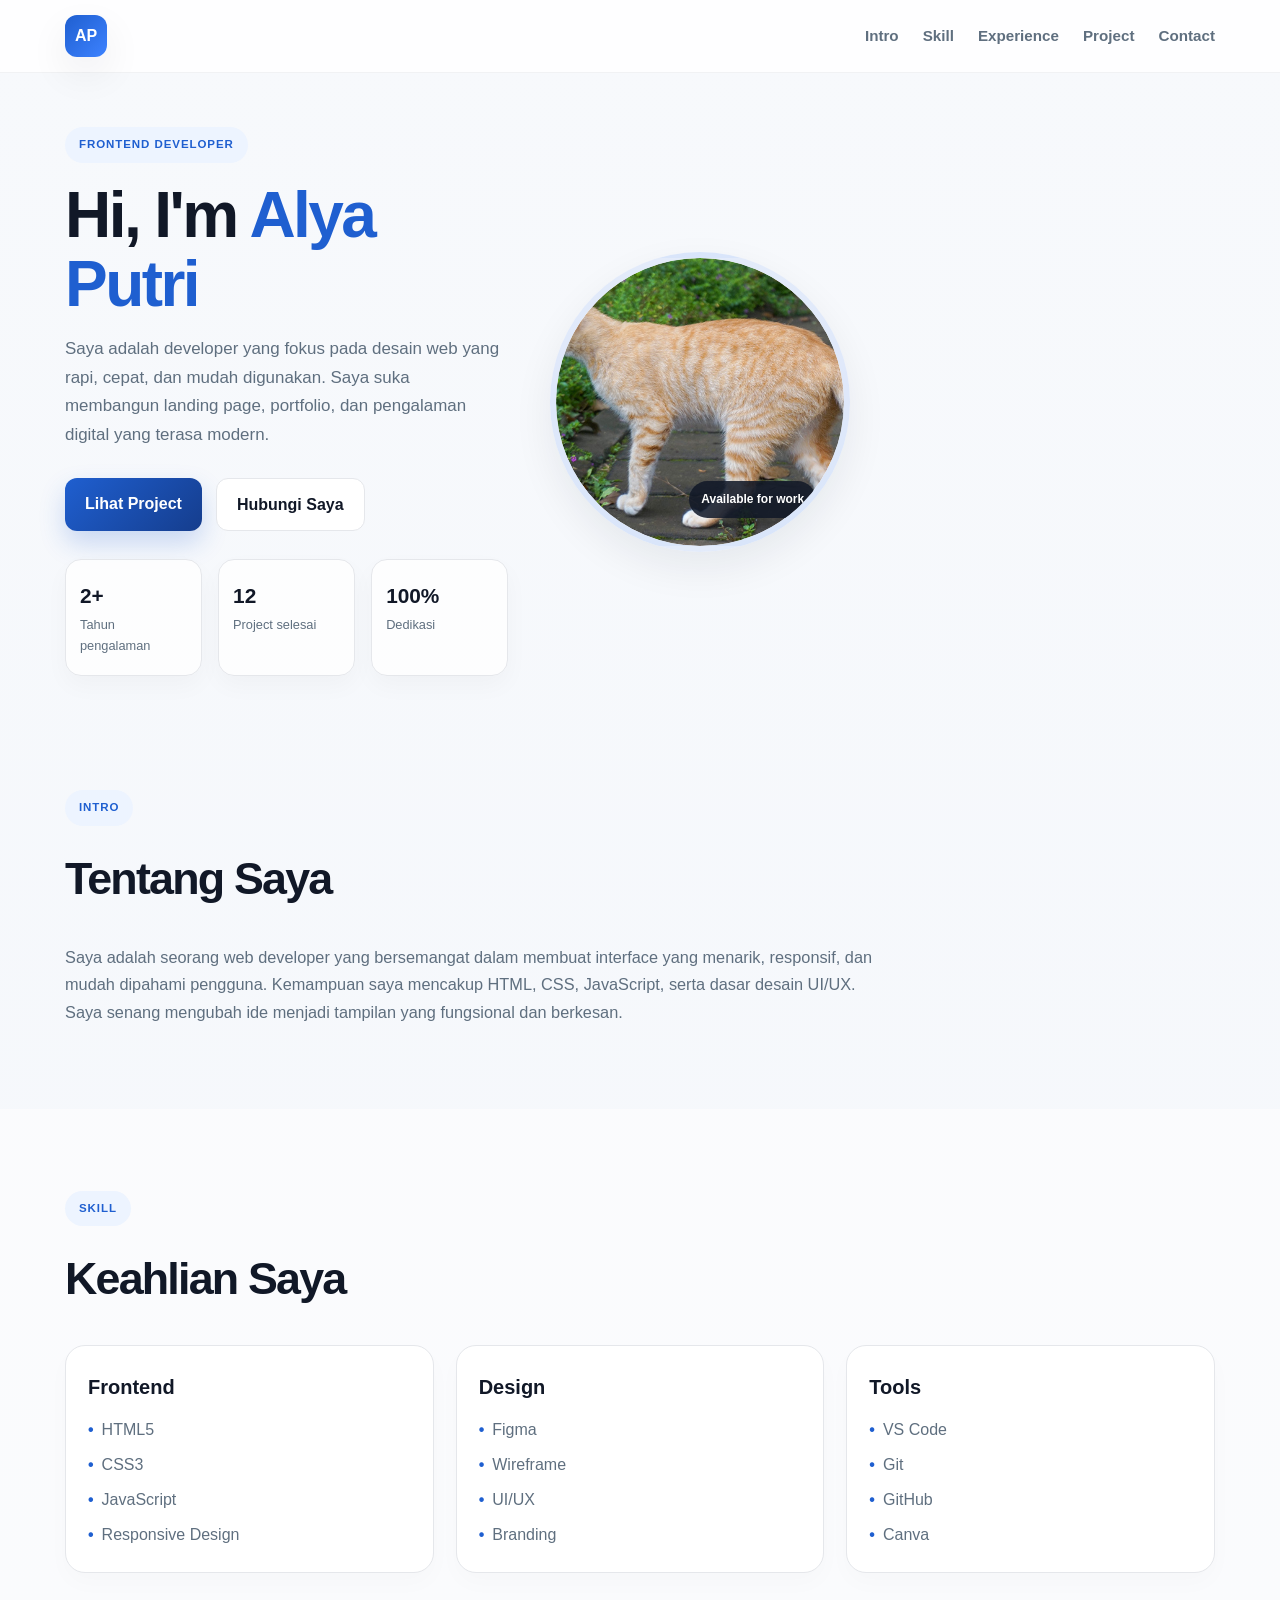
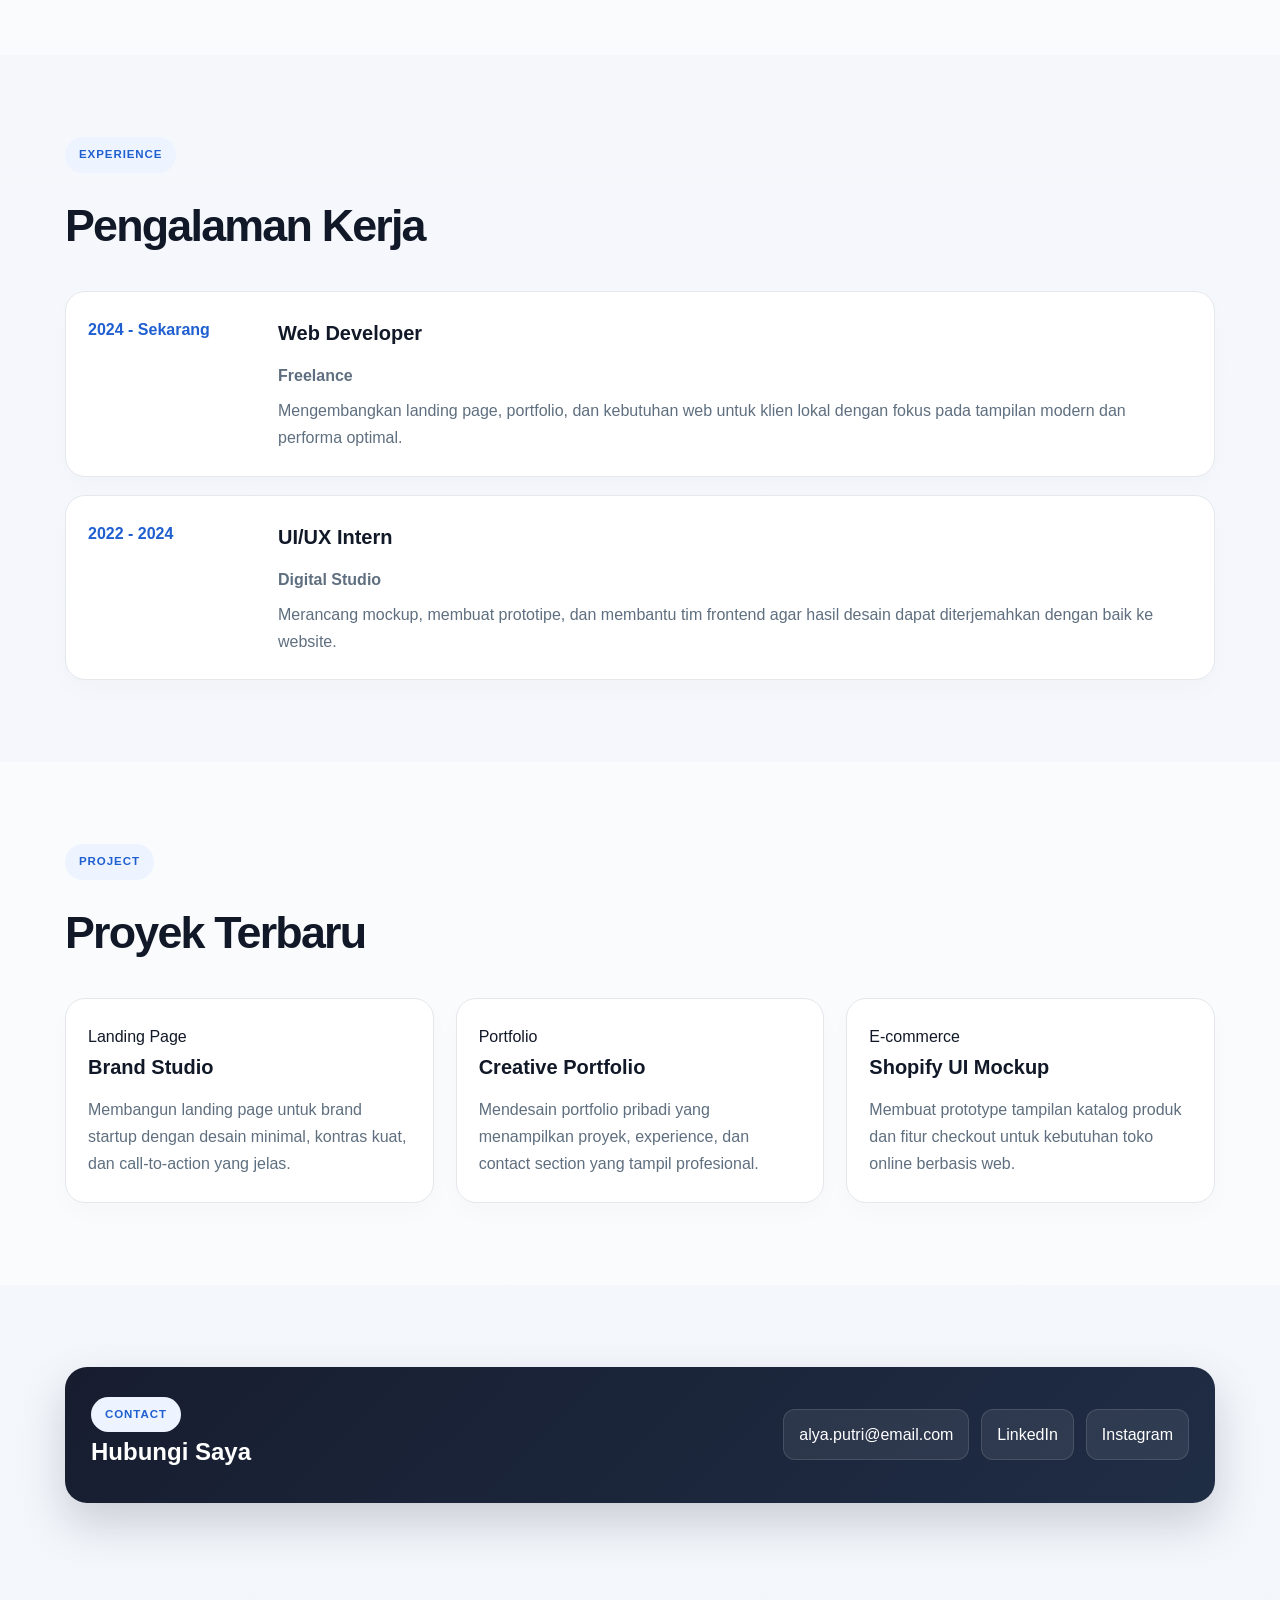
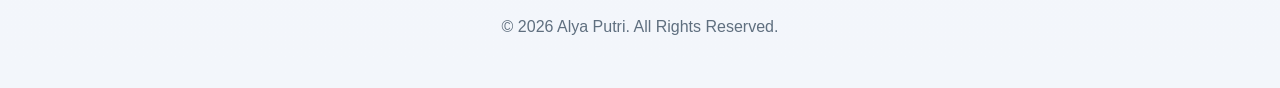
<file: index.html>
<!DOCTYPE html>
<html lang="id">
<head>
    <meta charset="UTF-8">
    <meta name="viewport" content="width=device-width, initial-scale=1.0">
    <title>Alya Putri | Portfolio CV</title>
    <link rel="stylesheet" href="index.css">
</head>
<body>
    <header class="topbar">
        <div class="container nav">
            <div class="brand">AP</div>
            <nav class="menu">
                <a href="#intro">Intro</a>
                <a href="#skill">Skill</a>
                <a href="#experience">Experience</a>
                <a href="#project">Project</a>
                <a href="#contact">Contact</a>
            </nav>
        </div>
    </header>

    <main>
        <section class="hero" id="intro">
            <div class="container hero-grid">
                <div class="hero-content">
                    <p class="eyebrow">Frontend Developer</p>
                    <h1>Hi, I'm <span>Alya Putri</span></h1>
                    <p class="lead">
                        Saya adalah developer yang fokus pada desain web yang rapi, cepat, dan mudah digunakan.
                        Saya suka membangun landing page, portfolio, dan pengalaman digital yang terasa modern.
                    </p>
                    <div class="cta-group">
                        <a href="#project" class="btn btn-primary">Lihat Project</a>
                        <a href="#contact" class="btn btn-secondary">Hubungi Saya</a>
                    </div>
                    <ul class="mini-stats">
                        <li><strong>2+</strong><span>Tahun pengalaman</span></li>
                        <li><strong>12</strong><span>Project selesai</span></li>
                        <li><strong>100%</strong><span>Dedikasi</span></li>
                    </ul>
                </div>

                <div class="hero-visual">
                    <div class="photo-frame">
                        <img src="kucing-oren.jpg" alt="Foto profil Alya Putri">
                        <div class="status-badge">Available for work</div>
                    </div>
                </div>
            </div>
        </section>

        <section class="section intro-panel">
            <div class="container">
                <div class="section-heading">
                    <p class="section-tag">Intro</p>
                    <h2>Tentang Saya</h2>
                </div>
                <p class="about-text">
                    Saya adalah seorang web developer yang bersemangat dalam membuat interface yang menarik, responsif,
                    dan mudah dipahami pengguna. Kemampuan saya mencakup HTML, CSS, JavaScript, serta dasar desain UI/UX.
                    Saya senang mengubah ide menjadi tampilan yang fungsional dan berkesan.
                </p>
            </div>
        </section>

        <section class="section alt-section" id="skill">
            <div class="container">
                <div class="section-heading">
                    <p class="section-tag">Skill</p>
                    <h2>Keahlian Saya</h2>
                </div>

                <div class="skills-grid">
                    <article class="skill-card">
                        <h3>Frontend</h3>
                        <ul>
                            <li>HTML5</li>
                            <li>CSS3</li>
                            <li>JavaScript</li>
                            <li>Responsive Design</li>
                        </ul>
                    </article>

                    <article class="skill-card">
                        <h3>Design</h3>
                        <ul>
                            <li>Figma</li>
                            <li>Wireframe</li>
                            <li>UI/UX</li>
                            <li>Branding</li>
                        </ul>
                    </article>

                    <article class="skill-card">
                        <h3>Tools</h3>
                        <ul>
                            <li>VS Code</li>
                            <li>Git</li>
                            <li>GitHub</li>
                            <li>Canva</li>
                        </ul>
                    </article>
                </div>
            </div>
        </section>

        <section class="section" id="experience">
            <div class="container">
                <div class="section-heading">
                    <p class="section-tag">Experience</p>
                    <h2>Pengalaman Kerja</h2>
                </div>

                <div class="timeline">
                    <article class="timeline-item">
                        <div class="time">2024 - Sekarang</div>
                        <div class="timeline-content">
                            <h3>Web Developer</h3>
                            <p class="company">Freelance</p>
                            <p>Mengembangkan landing page, portfolio, dan kebutuhan web untuk klien lokal dengan fokus pada tampilan modern dan performa optimal.</p>
                        </div>
                    </article>

                    <article class="timeline-item">
                        <div class="time">2022 - 2024</div>
                        <div class="timeline-content">
                            <h3>UI/UX Intern</h3>
                            <p class="company">Digital Studio</p>
                            <p>Merancang mockup, membuat prototipe, dan membantu tim frontend agar hasil desain dapat diterjemahkan dengan baik ke website.</p>
                        </div>
                    </article>
                </div>
            </div>
        </section>

        <section class="section alt-section" id="project">
            <div class="container">
                <div class="section-heading">
                    <p class="section-tag">Project</p>
                    <h2>Proyek Terbaru</h2>
                </div>

                <div class="project-grid">
                    <article class="project-card">
                        <span class="project-tag">Landing Page</span>
                        <h3>Brand Studio</h3>
                        <p>Membangun landing page untuk brand startup dengan desain minimal, kontras kuat, dan call-to-action yang jelas.</p>
                    </article>

                    <article class="project-card">
                        <span class="project-tag">Portfolio</span>
                        <h3>Creative Portfolio</h3>
                        <p>Mendesain portfolio pribadi yang menampilkan proyek, experience, dan contact section yang tampil profesional.</p>
                    </article>

                    <article class="project-card">
                        <span class="project-tag">E-commerce</span>
                        <h3>Shopify UI Mockup</h3>
                        <p>Membuat prototype tampilan katalog produk dan fitur checkout untuk kebutuhan toko online berbasis web.</p>
                    </article>
                </div>
            </div>
        </section>

        <section class="section contact-section" id="contact">
            <div class="container contact-box">
                <div>
                    <p class="section-tag">Contact</p>
                    <h2>Hubungi Saya</h2>
                </div>

                <div class="contact-list">
                    <a href="mailto:alya.putri@email.com">alya.putri@email.com</a>
                    <a href="https://www.linkedin.com" target="_blank" rel="noreferrer">LinkedIn</a>
                    <a href="https://www.instagram.com" target="_blank" rel="noreferrer">Instagram</a>
                </div>
            </div>
        </section>
    </main>

    <footer class="footer">
        <div class="container">
            <p>© 2026 Alya Putri. All Rights Reserved.</p>
        </div>
    </footer>
</body>
</html>
</file>
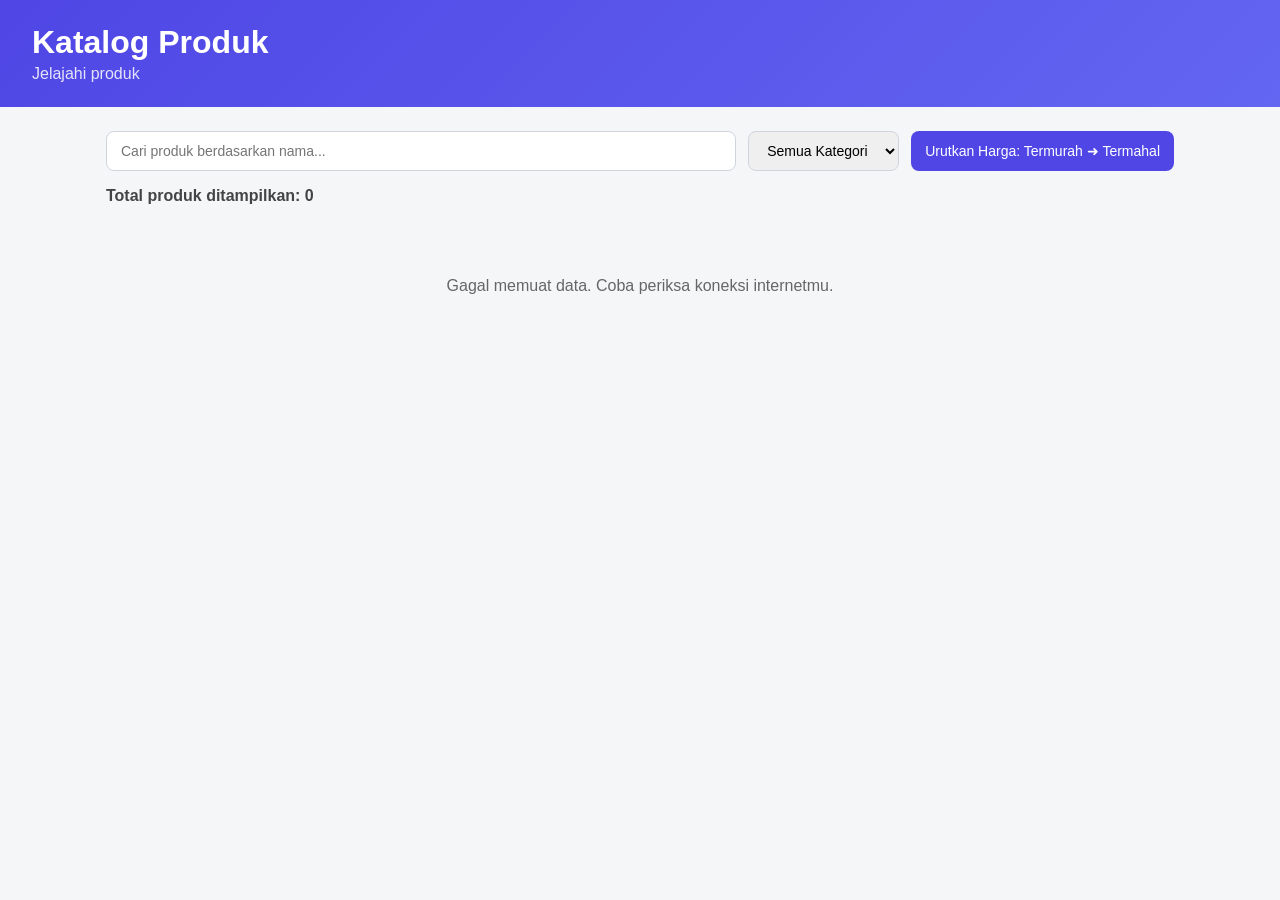
<file: Produk Explorer/index.html>
<!DOCTYPE html>
<html lang="id">
<head>
  <meta charset="UTF-8" /> 
  <meta name="viewport" content="width=device-width, initial-scale=1.0" />
  <title>Product Explorer</title>
  <link rel="stylesheet" href="style.css" />
</head>
<body>
  <header class="topbar">
    <h1>Katalog Produk</h1>
    <p class="subtitle">Jelajahi produk</p>
  </header>

  <main class="container">
    <section class="toolbar">
      <input
        type="text"
        id="search-input"
        placeholder="Cari produk berdasarkan nama..."
      />

  <select id="category-filter">
      <option value="all">Semua Kategori</option>
  </select>

      <button id="sort-button">Urutkan Harga: Termurah ➜ Termahal</button>
    </section>

    <!-- Statistik -->
    <section class="stats">
      <span id="product-count">Total produk ditampilkan: 0</span>
    </section>

    <!-- Wadah produk -->
    <div id="product-list" class="grid"></div>
  </main>

  <script src="app.js"></script>
</body>
</html>
</file>
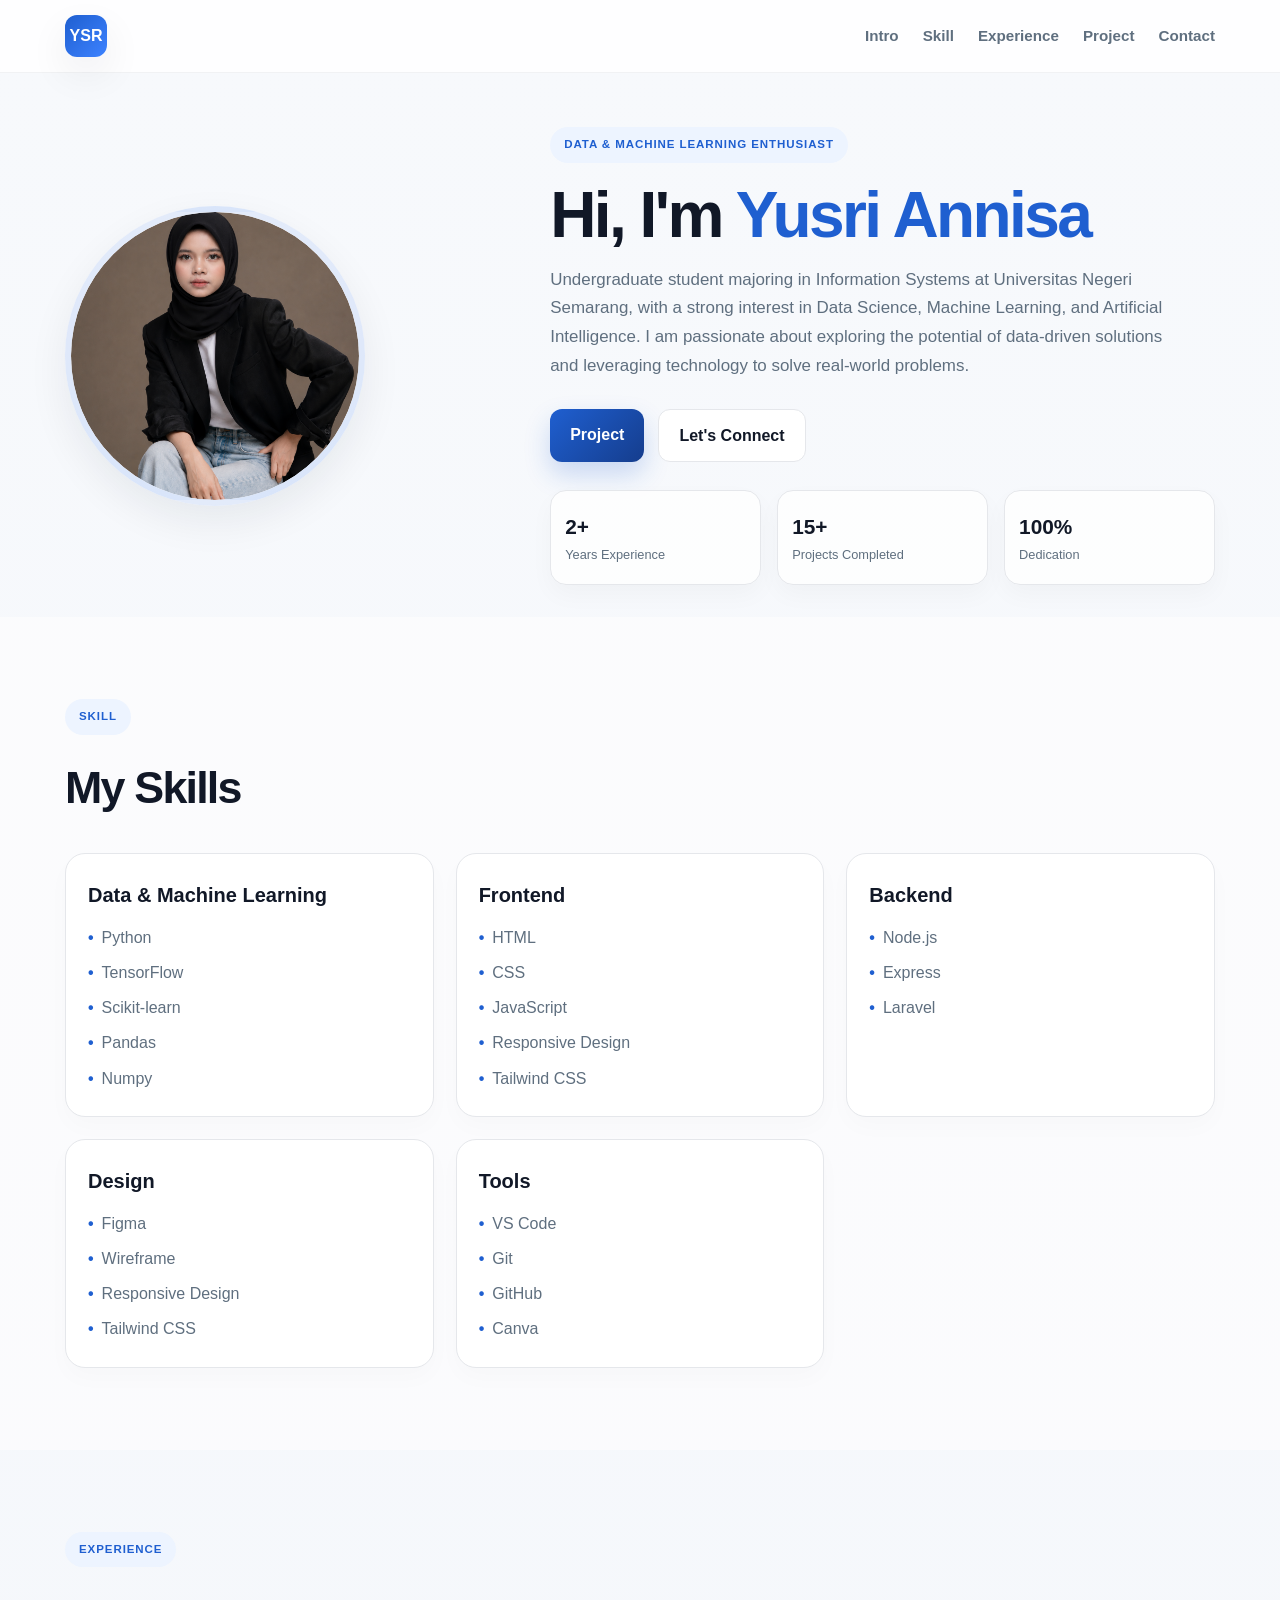
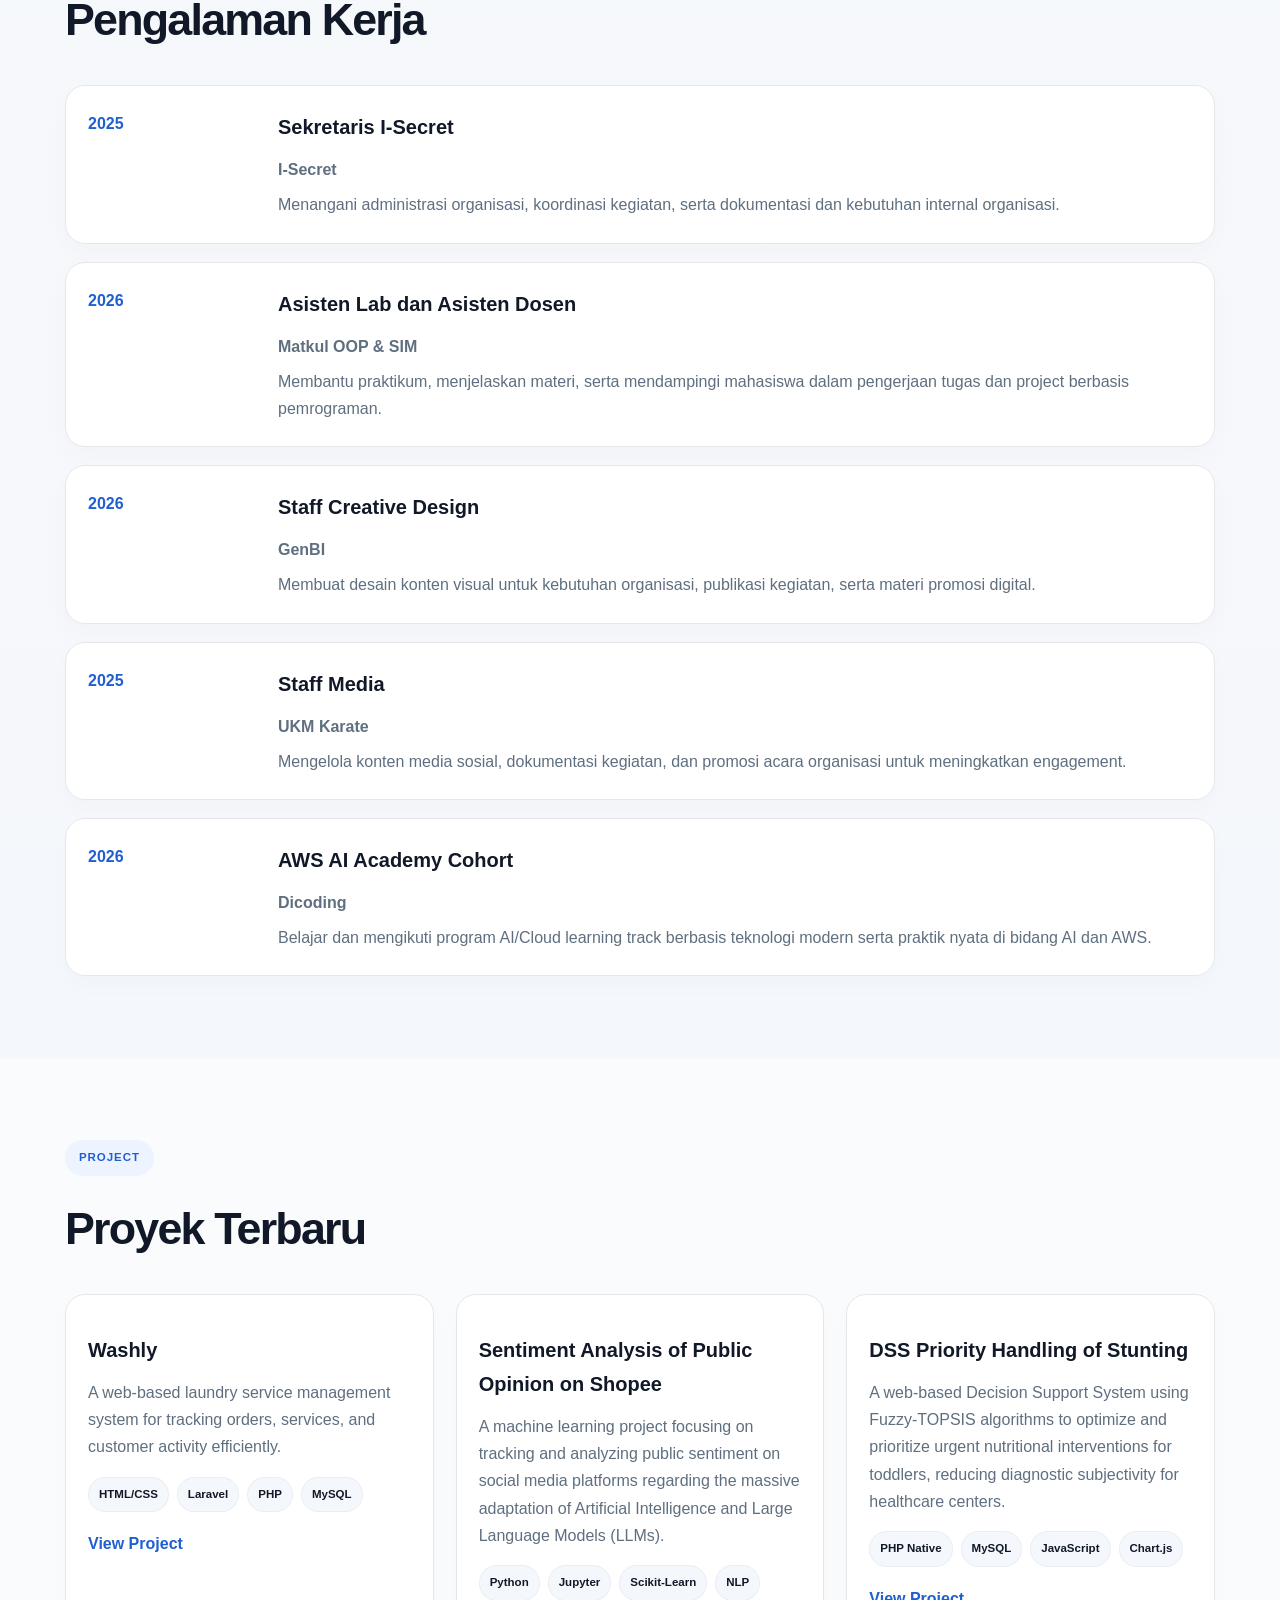
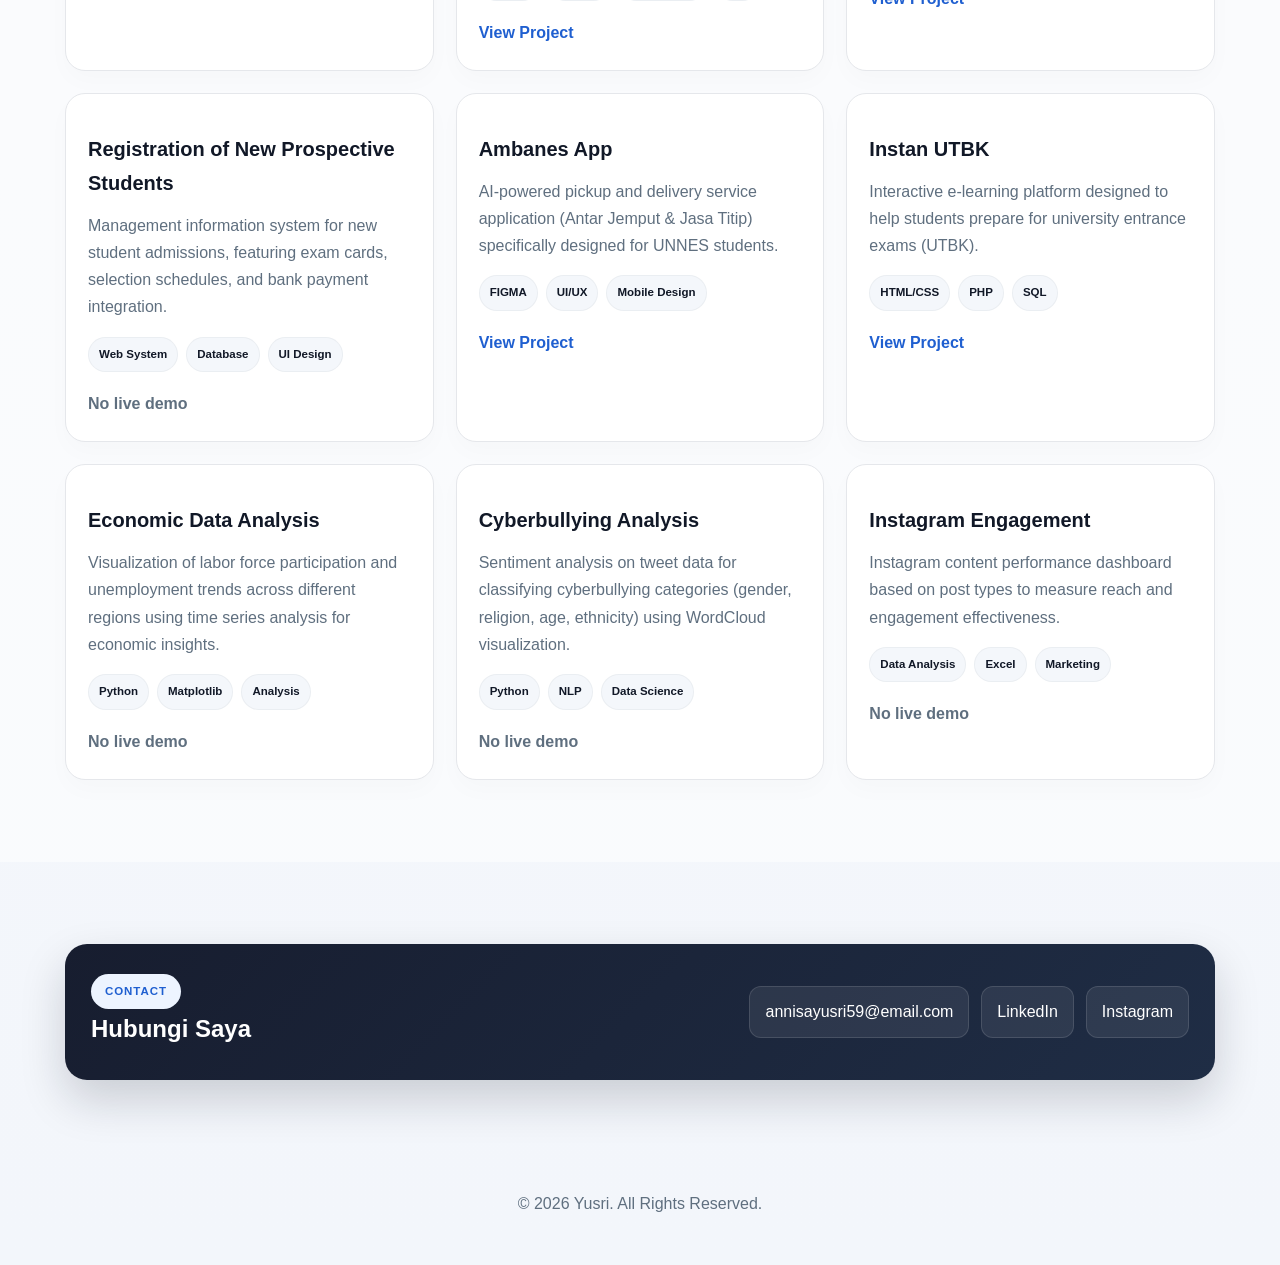
<file: portofolio.html>
<!DOCTYPE html>
<html lang="id">
<head>
    <meta charset="UTF-8">
    <meta name="viewport" content="width=device-width, initial-scale=1.0">
    <title>Yusri's | Portfolio CV</title>
    <link rel="stylesheet" href="index.css">
</head>
<body>
    <header class="topbar">
        <div class="container nav">
            <div class="brand">YSR</div>
            <nav class="menu">
                <a href="#intro">Intro</a>
                <a href="#skill">Skill</a>
                <a href="#experience">Experience</a>
                <a href="#project">Project</a>
                <a href="#contact">Contact</a>
            </nav>
        </div>
    </header>

    <main>
        <section class="hero" id="intro">
            <div class="container hero-grid">
                <div class="hero-visual">
                    <div class="photo-frame">
                        <img src="Linkedin Foto.png" alt="Yusri Annisa photo">
                    </div>
                </div>

                <div class="hero-content">
                    <p class="eyebrow">Data & Machine Learning Enthusiast</p>
                    <h1>Hi, I'm <span>Yusri Annisa</span></h1>
                    <p class="lead">
                        Undergraduate student majoring in Information Systems at Universitas Negeri Semarang, with a strong interest in Data Science, Machine Learning, and Artificial Intelligence. I am passionate about exploring the potential of data-driven solutions and leveraging technology to solve real-world problems.
                    </p>
                    <div class="cta-group">
                        <a href="#project" class="btn btn-primary">Project</a>
                        <a href="#contact" class="btn btn-secondary">Let's Connect</a>
                    </div>
                    <ul class="mini-stats">
                        <li><strong>2+</strong><span>Years Experience</span></li>
                        <li><strong>15+</strong><span>Projects Completed</span></li>
                        <li><strong>100%</strong><span>Dedication</span></li>
                    </ul>
                </div>
            </div>
        </section>

        <section class="section alt-section" id="skill">
            <div class="container">
                <div class="section-heading">
                    <p class="section-tag">Skill</p>
                    <h2>My Skills</h2>
                </div>

                <div class="skills-grid">
                    <article class="skill-card">
                        <h3>Data & Machine Learning</h3>
                        <ul>
                            <li>Python</li>
                            <li>TensorFlow</li>
                            <li>Scikit-learn</li>
                            <li>Pandas</li>
                            <li>Numpy</li>
                        </ul>
                    </article>
                    <article class="skill-card">
                        <h3>Frontend</h3>
                        <ul>
                            <li>HTML</li>
                            <li>CSS</li>
                            <li>JavaScript</li>
                            <li>Responsive Design</li>
                            <li>Tailwind CSS</li>
                        </ul>
                    </article>

                    <article class="skill-card">
                        <h3>Backend</h3>
                        <ul>
                            <li>Node.js</li>
                            <li>Express</li>
                            <li>Laravel</li>
                        </ul>
                    </article>

                    <article class="skill-card">
                        <h3>Design</h3>
                        <ul>
                            <li>Figma</li>
                            <li>Wireframe</li>
                            <li>Responsive Design</li>
                            <li>Tailwind CSS</li>
                        </ul>
                    </article>

                    <article class="skill-card">
                        <h3>Tools</h3>
                        <ul>
                            <li>VS Code</li>
                            <li>Git</li>
                            <li>GitHub</li>
                            <li>Canva</li>
                        </ul>
                    </article>
                </div>
            </div>
        </section>

        <section class="section" id="experience">
            <div class="container">
                <div class="section-heading">
                    <p class="section-tag">Experience</p>
                    <h2>Pengalaman Kerja</h2>
                </div>

                <div class="timeline">
                    <article class="timeline-item">
                        <div class="time">2025</div>
                        <div class="timeline-content">
                            <h3>Sekretaris I-Secret</h3>
                            <p class="company">I-Secret</p>
                            <p>Menangani administrasi organisasi, koordinasi kegiatan, serta dokumentasi dan kebutuhan internal organisasi.</p>
                        </div>
                    </article>

                    <article class="timeline-item">
                        <div class="time">2026</div>
                        <div class="timeline-content">
                            <h3>Asisten Lab dan Asisten Dosen</h3>
                            <p class="company">Matkul OOP & SIM</p>
                            <p>Membantu praktikum, menjelaskan materi, serta mendampingi mahasiswa dalam pengerjaan tugas dan project berbasis pemrograman.</p>
                        </div>
                    </article>

                    <article class="timeline-item">
                        <div class="time">2026</div>
                        <div class="timeline-content">
                            <h3>Staff Creative Design</h3>
                            <p class="company">GenBI</p>
                            <p>Membuat desain konten visual untuk kebutuhan organisasi, publikasi kegiatan, serta materi promosi digital.</p>
                        </div>
                    </article>

                    <article class="timeline-item">
                        <div class="time">2025</div>
                        <div class="timeline-content">
                            <h3>Staff Media</h3>
                            <p class="company">UKM Karate</p>
                            <p>Mengelola konten media sosial, dokumentasi kegiatan, dan promosi acara organisasi untuk meningkatkan engagement.</p>
                        </div>
                    </article>

                    <article class="timeline-item">
                        <div class="time">2026</div>
                        <div class="timeline-content">
                            <h3>AWS AI Academy Cohort</h3>
                            <p class="company">Dicoding</p>
                            <p>Belajar dan mengikuti program AI/Cloud learning track berbasis teknologi modern serta praktik nyata di bidang AI dan AWS.</p>
                        </div>
                    </article>
                </div>
            </div>
        </section>

        <section class="section alt-section" id="project">
            <div class="container">
                <div class="section-heading">
                    <p class="section-tag">Project</p>
                    <h2>Proyek Terbaru</h2>
                </div>

                <div class="project-grid">
                    <article class="project-card">
                        <div class="project-header">
                        </div>
                        <h3>Washly</h3>
                        <p>A web-based laundry service management system for tracking orders, services, and customer activity efficiently.</p>
                        <div class="tech-list">
                            <span class="tech-tag">HTML/CSS</span>
                            <span class="tech-tag">Laravel</span>
                            <span class="tech-tag">PHP</span>
                            <span class="tech-tag">MySQL</span>
                        </div>
                        <a class="project-link" href="http://washly.lovestoblog.com" target="_blank" rel="noreferrer">View Project</a>
                    </article>

                    <article class="project-card">
                        <div class="project-header">
                        </div>
                        <h3>Sentiment Analysis of Public Opinion on Shopee</h3>
                        <p>A machine learning project focusing on tracking and analyzing public sentiment on social media platforms regarding the massive adaptation of Artificial Intelligence and Large Language Models (LLMs).</p>
                        <div class="tech-list">
                            <span class="tech-tag">Python</span>
                            <span class="tech-tag">Jupyter</span>
                            <span class="tech-tag">Scikit-Learn</span>
                            <span class="tech-tag">NLP</span>
                        </div>
                        <a class="project-link" href="https://huggingface.co/spaces/yusri22/ABSA-Shopee-Kel-3" target="_blank" rel="noreferrer">View Project</a>
                    </article>

                    <article class="project-card">
                        <div class="project-header">
                        </div>
                        <h3>DSS Priority Handling of Stunting</h3>
                        <p>A web-based Decision Support System using Fuzzy-TOPSIS algorithms to optimize and prioritize urgent nutritional interventions for toddlers, reducing diagnostic subjectivity for healthcare centers.</p>
                        <div class="tech-list">
                            <span class="tech-tag">PHP Native</span>
                            <span class="tech-tag">MySQL</span>
                            <span class="tech-tag">JavaScript</span>
                            <span class="tech-tag">Chart.js</span>
                        </div>
                        <a class="project-link" href="https://stunting-engine.kesug.com/" target="_blank" rel="noreferrer">View Project</a>
                    </article>

                    <article class="project-card">
                        <div class="project-header">
                        </div>
                        <h3>Registration of New Prospective Students</h3>
                        <p>Management information system for new student admissions, featuring exam cards, selection schedules, and bank payment integration.</p>
                        <div class="tech-list">
                            <span class="tech-tag">Web System</span>
                            <span class="tech-tag">Database</span>
                            <span class="tech-tag">UI Design</span>
                        </div>
                        <span class="project-link disabled">No live demo</span>
                    </article>

                    <article class="project-card">
                        <div class="project-header">
                        </div>
                        <h3>Ambanes App</h3>
                        <p>AI-powered pickup and delivery service application (Antar Jemput & Jasa Titip) specifically designed for UNNES students.</p>
                        <div class="tech-list">
                            <span class="tech-tag">FIGMA</span>
                            <span class="tech-tag">UI/UX</span>
                            <span class="tech-tag">Mobile Design</span>
                        </div>
                        <a class="project-link" href="https://www.figma.com/proto/5yxPhYB2YJrOE2NDICqVzh/WF-AMBANESS?node-id=188-337&t=ZjtU8CY6OreOdE4A-1" target="_blank" rel="noreferrer">View Project</a>
                    </article>

                    <article class="project-card">
                        <div class="project-header">
                        </div>
                        <h3>Instan UTBK</h3>
                        <p>Interactive e-learning platform designed to help students prepare for university entrance exams (UTBK).</p>
                        <div class="tech-list">
                            <span class="tech-tag">HTML/CSS</span>
                            <span class="tech-tag">PHP</span>
                            <span class="tech-tag">SQL</span>
                        </div>
                        <a class="project-link" href="http://instanutbk.lovestoblog.com/pages/about.php" target="_blank" rel="noreferrer">View Project</a>
                    </article>

                    <article class="project-card">
                        <div class="project-header">
                        </div>
                        <h3>Economic Data Analysis</h3>
                        <p>Visualization of labor force participation and unemployment trends across different regions using time series analysis for economic insights.</p>
                        <div class="tech-list">
                            <span class="tech-tag">Python</span>
                            <span class="tech-tag">Matplotlib</span>
                            <span class="tech-tag">Analysis</span>
                        </div>
                        <span class="project-link disabled">No live demo</span>
                    </article>

                    <article class="project-card">
                        <div class="project-header">
                        </div>
                        <h3>Cyberbullying Analysis</h3>
                        <p>Sentiment analysis on tweet data for classifying cyberbullying categories (gender, religion, age, ethnicity) using WordCloud visualization.</p>
                        <div class="tech-list">
                            <span class="tech-tag">Python</span>
                            <span class="tech-tag">NLP</span>
                            <span class="tech-tag">Data Science</span>
                        </div>
                        <span class="project-link disabled">No live demo</span>
                    </article>

                    <article class="project-card">
                        <div class="project-header">
                        </div>
                        <h3>Instagram Engagement</h3>
                        <p>Instagram content performance dashboard based on post types to measure reach and engagement effectiveness.</p>
                        <div class="tech-list">
                            <span class="tech-tag">Data Analysis</span>
                            <span class="tech-tag">Excel</span>
                            <span class="tech-tag">Marketing</span>
                        </div>
                        <span class="project-link disabled">No live demo</span>
                    </article>
                </div>
            </div>
        </section>

        <section class="section contact-section" id="contact">
            <div class="container contact-box">
                <div>
                    <p class="section-tag">Contact</p>
                    <h2>Hubungi Saya</h2>
                </div>

                <div class="contact-list">
                    <a href="mailto:annisayusri59@email.com">annisayusri59@email.com</a>
                    <a href="https://linkedin.com/in/annisayusri-nurrochmah" target="_blank" rel="noreferrer">LinkedIn</a>
                    <a href="https://instagram.com/ysr.rchmh" target="_blank" rel="noreferrer">Instagram</a>
                </div>
            </div>
        </section>
    </main>

    <footer class="footer">
        <div class="container">
            <p>© 2026 Yusri. All Rights Reserved.</p>
        </div>
    </footer>
</body>
</html>
</file>
<file: index.css>
:root {
    --bg: #f3f6fb;
    --bg-soft: #eef4ff;
    --card: #ffffff;
    --text: #111827;
    --muted: #5f6f7f;
    --line: #e5e7eb;
    --primary: #1f5fd0;
    --primary-dark: #153d8d;
    --primary-soft: #edf4ff;
    --dark: #161d2d;
    --shadow: 0 16px 40px rgba(17, 24, 39, 0.07);
}

* {
    box-sizing: border-box;
    margin: 0;
    padding: 0;
}

html {
    scroll-behavior: smooth;
}

body {
    font-family: "Segoe UI", Tahoma, Geneva, Verdana, sans-serif;
    background: linear-gradient(180deg, #f7f9fc 0%, #f3f6fb 100%);
    color: var(--text);
    line-height: 1.7;
}

a {
    text-decoration: none;
    color: inherit;
}

img {
    max-width: 100%;
    display: block;
}

.container {
    width: min(1150px, calc(100% - 32px));
    margin: 0 auto;
}

.topbar {
    position: sticky;
    top: 0;
    z-index: 20;
    background: rgba(255, 255, 255, 0.82);
    backdrop-filter: blur(10px);
    border-bottom: 1px solid rgba(17, 24, 39, 0.05);
}

.nav {
    display: flex;
    justify-content: space-between;
    align-items: center;
    min-height: 72px;
}

.brand {
    width: 42px;
    height: 42px;
    display: grid;
    place-items: center;
    border-radius: 12px;
    font-weight: 700;
    background: linear-gradient(135deg, var(--primary), #3d82ff);
    color: #fff;
    box-shadow: var(--shadow);
}

.menu {
    display: flex;
    align-items: center;
    gap: 24px;
    color: var(--muted);
    font-weight: 600;
    font-size: 0.95rem;
}

.menu a {
    transition: color 0.2s ease;
}

.menu a:hover {
    color: var(--primary);
}

.hero {
    padding: 54px 0 32px;
}

.hero-grid {
    display: grid;
    grid-template-columns: 0.8fr 1.2fr;
    align-items: center;
    gap: 42px;
}

.eyebrow,
.section-tag {
    display: inline-block;
    padding: 8px 14px;
    border-radius: 999px;
    background: var(--primary-soft);
    color: var(--primary);
    font-size: 0.72rem;
    font-weight: 700;
    letter-spacing: 0.08em;
    text-transform: uppercase;
}

.hero-content h1 {
    margin: 18px 0 16px;
    font-size: clamp(2.6rem, 5vw, 4.4rem);
    line-height: 1.08;
    letter-spacing: -0.04em;
}

.hero-content h1 span {
    color: var(--primary);
}

.lead {
    max-width: 620px;
    color: var(--muted);
    font-size: 1.06rem;
}

.cta-group {
    display: flex;
    gap: 14px;
    margin-top: 28px;
    flex-wrap: wrap;
}

.btn {
    display: inline-block;
    padding: 12px 20px;
    border-radius: 12px;
    font-weight: 700;
    transition: transform 0.2s ease, box-shadow 0.2s ease;
}

.btn:hover {
    transform: translateY(-2px);
}

.btn-primary {
    background: linear-gradient(135deg, var(--primary), var(--primary-dark));
    color: white;
    box-shadow: 0 12px 26px rgba(31, 95, 208, 0.22);
}

.btn-secondary {
    background: white;
    border: 1px solid var(--line);
    color: var(--text);
}

.mini-stats {
    list-style: none;
    display: grid;
    grid-template-columns: repeat(3, minmax(110px, 1fr));
    gap: 16px;
    margin-top: 28px;
}

.mini-stats li {
    background: rgba(255, 255, 255, 0.8);
    border: 1px solid var(--line);
    border-radius: 16px;
    padding: 18px 14px;
    box-shadow: 0 10px 24px rgba(17, 24, 39, 0.03);
}

.mini-stats strong {
    display: block;
    font-size: 1.3rem;
    color: var(--text);
}

.mini-stats span {
    display: block;
    color: var(--muted);
    font-size: 0.8rem;
}

.hero-visual {
    display: flex;
    justify-content: flex-start;
}

.photo-frame {
    position: relative;
    width: min(300px, 100%);
    height: 300px;
    background: linear-gradient(180deg, #ffffff 0%, #f4f8ff 100%);
    border: 6px solid rgba(31, 95, 208, 0.12);
    border-radius: 50%;
    overflow: hidden;
    box-shadow: var(--shadow);
}

.photo-frame img {
    width: 100%;
    height: 100%;
    object-fit: cover;
    border-radius: 50%;
    display: block;
}

.status-badge {
    position: absolute;
    right: 28px;
    bottom: 28px;
    background: rgba(17, 24, 39, 0.86);
    color: white;
    border-radius: 999px;
    padding: 8px 12px;
    font-size: 0.75rem;
    font-weight: 600;
}

.section {
    padding: 82px 0;
}

.alt-section {
    background: rgba(255, 255, 255, 0.55);
}

.section-heading {
    margin-bottom: 28px;
}

.section-heading h2 {
    margin-top: 14px;
    font-size: clamp(2rem, 4vw, 2.8rem);
    letter-spacing: -0.04em;
}

.about-text {
    max-width: 820px;
    color: var(--muted);
    font-size: 1.02rem;
}

.skills-grid,
.project-grid {
    display: grid;
    grid-template-columns: repeat(3, minmax(220px, 1fr));
    gap: 22px;
}

.skill-card,
.project-card,
.timeline-item {
    background: var(--card);
    border: 1px solid var(--line);
    border-radius: 20px;
    padding: 24px 22px;
    box-shadow: 0 10px 24px rgba(17, 24, 39, 0.02);
}

.skill-card h3,
.project-card h3,
.timeline-content h3 {
    margin-bottom: 12px;
    font-size: 1.25rem;
}

.skill-card ul {
    list-style: none;
    display: grid;
    gap: 8px;
    color: var(--muted);
}

.skill-card li::before {
    content: "•";
    color: var(--primary);
    margin-right: 8px;
    font-weight: 700;
}

.timeline {
    display: grid;
    gap: 18px;
}

.timeline-item {
    display: grid;
    grid-template-columns: 170px 1fr;
    gap: 20px;
    align-items: start;
}

.time {
    color: var(--primary);
    font-weight: 700;
}

.company {
    margin-bottom: 8px;
    color: var(--muted);
    font-weight: 700;
}

.timeline-content p:last-child {
    color: var(--muted);
}

.project-card {
    display: flex;
    flex-direction: column;
}

.project-header {
    margin-bottom: 14px;
}

.project-icon {
    display: inline-grid;
    place-items: center;
    width: 48px;
    height: 48px;
    border-radius: 14px;
    background: var(--primary-soft);
    font-size: 1.5rem;
}

.project-card p {
    color: var(--muted);
}

.tech-list {
    display: flex;
    flex-wrap: wrap;
    gap: 8px;
    margin-top: 16px;
}

.tech-tag {
    display: inline-block;
    background: #f4f7fb;
    border: 1px solid rgba(17, 24, 39, 0.04);
    color: var(--text);
    padding: 7px 10px;
    border-radius: 999px;
    font-size: 0.72rem;
    font-weight: 600;
}

.project-link {
    display: inline-block;
    margin-top: 18px;
    color: var(--primary);
    font-weight: 700;
}

.project-link.disabled {
    color: var(--muted);
    cursor: default;
}

.contact-box {
    display: flex;
    justify-content: space-between;
    align-items: center;
    gap: 24px;
    padding: 30px 26px;
    background: linear-gradient(135deg, #171d2f 0%, #1f2d45 100%);
    border-radius: 22px;
    color: white;
    box-shadow: 0 20px 45px rgba(17, 24, 39, 0.18);
}

.contact-list {
    display: flex;
    flex-wrap: wrap;
    gap: 12px;
}

.contact-list a {
    background: rgba(255, 255, 255, 0.08);
    border: 1px solid rgba(255, 255, 255, 0.12);
    border-radius: 12px;
    padding: 11px 15px;
    transition: background 0.2s ease;
}

.contact-list a:hover {
    background: rgba(255, 255, 255, 0.12);
}

.footer {
    padding: 28px 0 48px;
    text-align: center;
    color: var(--muted);
}

@media (max-width: 820px) {
    .hero-grid,
    .skills-grid,
    .project-grid,
    .timeline-item,
    .contact-box {
        display: grid;
        grid-template-columns: 1fr;
    }

    .nav {
        flex-direction: column;
        justify-content: center;
        padding: 16px 0;
    }

    .menu {
        flex-wrap: wrap;
        justify-content: center;
        gap: 10px 18px;
    }

    .contact-box {
        padding: 26px 20px;
    }
}

@media (max-width: 520px) {
    .section {
        padding: 72px 0;
    }

    .mini-stats {
        grid-template-columns: 1fr;
    }

    .photo-frame img {
        height: 320px;
    }

    .contact-list a {
        width: 100%;
        text-align: center;
    }
}
</file>
<file: Produk Explorer/style.css>
* {
  box-sizing: border-box;
  font-family: "Segoe UI", Arial, sans-serif;
}

body {
  margin: 0;
  background: #f4f6f8;
  color: #222;
}

.topbar {
  background: linear-gradient(135deg, #4f46e5, #6366f1);
  color: white;
  padding: 24px 32px;
}

.topbar h1 {
  margin: 0 0 4px 0;
}

.subtitle {
  margin: 0;
  opacity: 0.85;
}

.container {
  max-width: 1100px;
  margin: 0 auto;
  padding: 24px 16px 60px;
}

.toolbar {
  display: flex;
  flex-wrap: wrap;
  gap: 12px;
  margin-bottom: 16px;
}

.toolbar input,
.toolbar select,
.toolbar button {
  padding: 10px 14px;
  border-radius: 8px;
  border: 1px solid #d0d5dd;
  font-size: 14px;
}

.toolbar input {
  flex: 1;
  min-width: 220px;
}

.toolbar button {
  background: #4f46e5;
  color: white;
  border: none;
  cursor: pointer;
  transition: background 0.2s;
}

.toolbar button:hover {
  background: #4338ca;
}

.stats {
  margin-bottom: 16px;
  font-weight: 600;
  color: #444;
}

.grid {
  display: grid;
  grid-template-columns: repeat(auto-fill, minmax(220px, 1fr));
  gap: 16px;
}

.card {
  background: white;
  border-radius: 12px;
  padding: 14px;
  box-shadow: 0 1px 4px rgba(0, 0, 0, 0.08);
  display: flex;
  flex-direction: column;
}

.card img {
  width: 100%;
  height: 150px;
  object-fit: cover;
  border-radius: 8px;
  margin-bottom: 10px;
  background: #eee;
}

.card h3 {
  margin: 0 0 4px 0;
  font-size: 16px;
}

.card .category {
  display: inline-block;
  background: #eef2ff;
  color: #4338ca;
  font-size: 12px;
  padding: 2px 8px;
  border-radius: 999px;
  margin-bottom: 6px;
  width: fit-content;
  text-transform: capitalize;
}

.card .price {
  font-weight: 700;
  color: #16a34a;
  margin: 4px 0;
}

.card .description {
  font-size: 13px;
  color: #666;
  flex-grow: 1;
}

.loading-text,
.empty-text {
  text-align: center;
  padding: 40px;
  font-size: 16px;
  color: #666;
  grid-column: 1 / -1;
}
</file>
